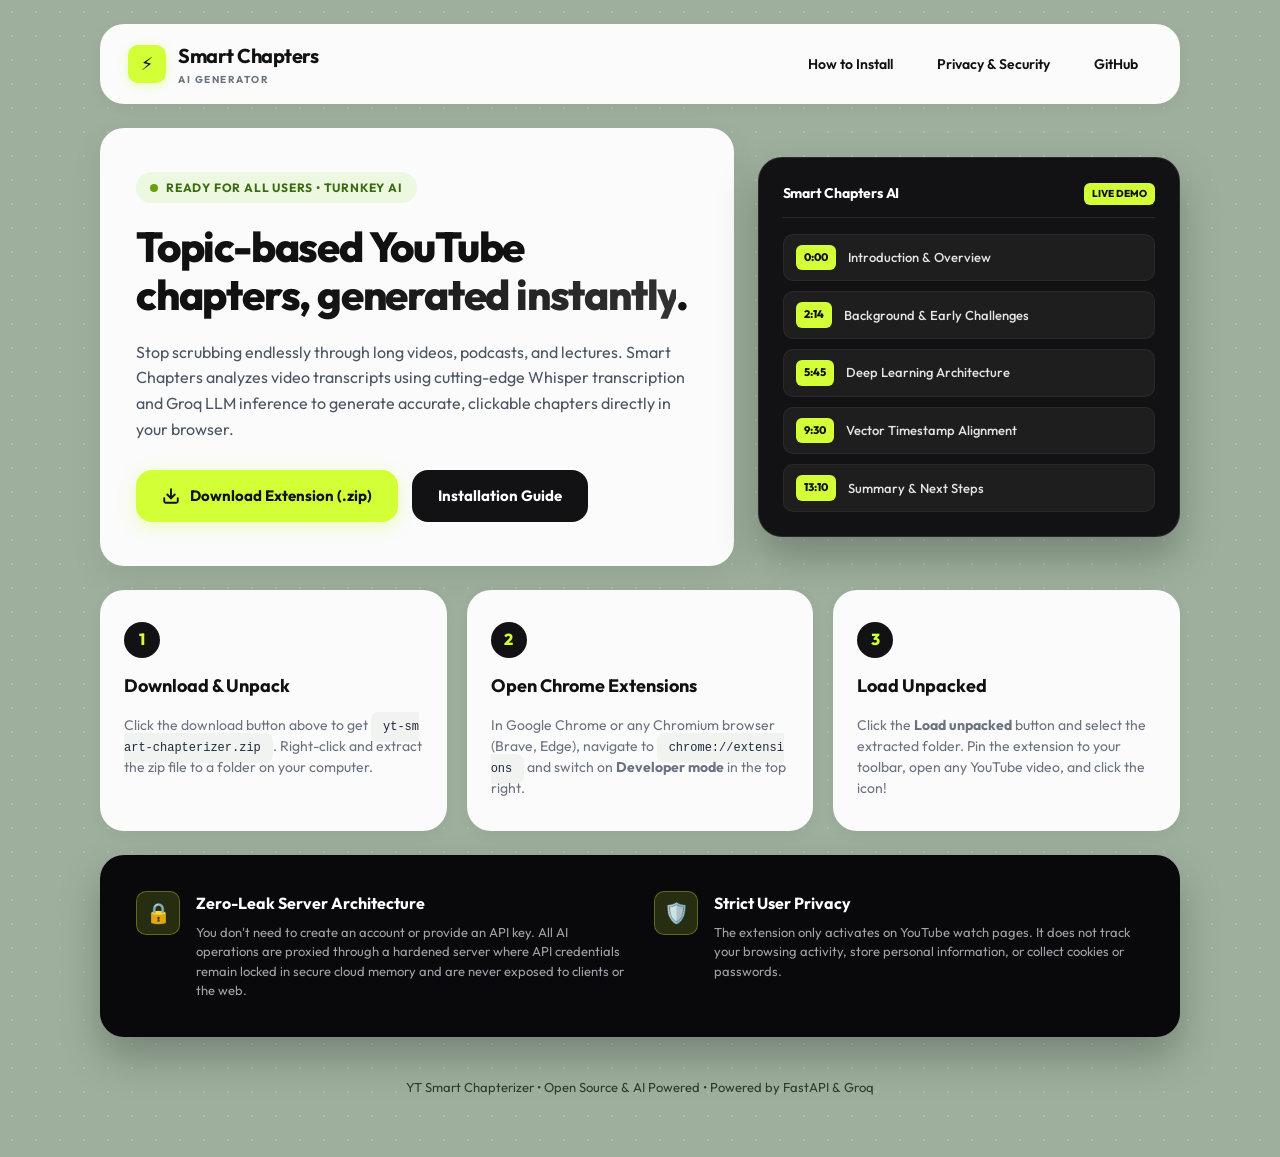
<file: docs/index.html>
<!DOCTYPE html>
<html lang="en">
<head>
  <meta charset="UTF-8" />
  <meta name="viewport" content="width=device-width, initial-scale=1.0" />
  <title>YT Smart Chapterizer — AI Video Timestamps for Everyone</title>
  <meta name="description" content="Instant topic-based YouTube chapters generated by AI. Free, private, and effortless to install." />
  <link rel="preconnect" href="https://fonts.googleapis.com">
  <link rel="preconnect" href="https://fonts.gstatic.com" crossorigin>
  <link href="https://fonts.googleapis.com/css2?family=Outfit:wght@300;400;500;600;700;800&display=swap" rel="stylesheet">
  <link rel="stylesheet" href="style.css" />
</head>
<body>

  <div class="container">
    <!-- Navbar -->
    <header class="navbar">
      <div class="brand">
        <div class="brand-icon">⚡</div>
        <div>
          <div class="brand-title">Smart Chapters</div>
          <div class="brand-subtitle">AI Generator</div>
        </div>
      </div>
      <nav class="nav-links">
        <a href="#install" class="nav-link">How to Install</a>
        <a href="#security" class="nav-link">Privacy & Security</a>
        <a href="https://github.com" class="nav-link" target="_blank" rel="noopener noreferrer">GitHub</a>
      </nav>
    </header>

    <!-- Hero Section -->
    <section class="hero">
      <div class="hero-card">
        <div class="badge">
          <span class="badge-dot"></span>
          Ready for all users • Turnkey AI
        </div>
        <h1 class="hero-title">
          Topic-based YouTube chapters, <span class="hero-highlight">generated instantly</span>.
        </h1>
        <p class="hero-desc">
          Stop scrubbing endlessly through long videos, podcasts, and lectures. Smart Chapters analyzes video transcripts using cutting-edge Whisper transcription and Groq LLM inference to generate accurate, clickable chapters directly in your browser.
        </p>
        <div class="cta-group">
          <a href="yt-smart-chapterizer.zip" class="btn btn-primary" download id="downloadBtn">
            <svg width="18" height="18" viewBox="0 0 24 24" fill="none" stroke="currentColor" stroke-width="2.5" stroke-linecap="round" stroke-linejoin="round">
              <path d="M21 15v4a2 2 0 0 1-2 2H5a2 2 0 0 1-2-2v-4"/>
              <polyline points="7 10 12 15 17 10"/>
              <line x1="12" y1="15" x2="12" y2="3"/>
            </svg>
            Download Extension (.zip)
          </a>
          <a href="#install" class="btn btn-secondary">
            Installation Guide
          </a>
        </div>
      </div>

      <!-- Extension Preview Widget Mockup -->
      <div class="preview-card" aria-label="Extension Preview">
        <div class="preview-header">
          <span class="preview-title">Smart Chapters AI</span>
          <span class="preview-chip">Live Demo</span>
        </div>
        <div class="preview-chapter-list">
          <div class="preview-chapter">
            <span class="preview-time">0:00</span>
            <span class="preview-chapter-text">Introduction & Overview</span>
          </div>
          <div class="preview-chapter">
            <span class="preview-time">2:14</span>
            <span class="preview-chapter-text">Background & Early Challenges</span>
          </div>
          <div class="preview-chapter">
            <span class="preview-time">5:45</span>
            <span class="preview-chapter-text">Deep Learning Architecture</span>
          </div>
          <div class="preview-chapter">
            <span class="preview-time">9:30</span>
            <span class="preview-chapter-text">Vector Timestamp Alignment</span>
          </div>
          <div class="preview-chapter">
            <span class="preview-time">13:10</span>
            <span class="preview-chapter-text">Summary & Next Steps</span>
          </div>
        </div>
      </div>
    </section>

    <!-- Installation Steps -->
    <section id="install" class="steps-grid">
      <div class="step-card">
        <div class="step-number">1</div>
        <h3 class="step-title">Download & Unpack</h3>
        <p class="step-desc">
          Click the download button above to get <span class="step-code">yt-smart-chapterizer.zip</span>. Right-click and extract the zip file to a folder on your computer.
        </p>
      </div>

      <div class="step-card">
        <div class="step-number">2</div>
        <h3 class="step-title">Open Chrome Extensions</h3>
        <p class="step-desc">
          In Google Chrome or any Chromium browser (Brave, Edge), navigate to <span class="step-code">chrome://extensions</span> and switch on <strong>Developer mode</strong> in the top right.
        </p>
      </div>

      <div class="step-card">
        <div class="step-number">3</div>
        <h3 class="step-title">Load Unpacked</h3>
        <p class="step-desc">
          Click the <strong>Load unpacked</strong> button and select the extracted folder. Pin the extension to your toolbar, open any YouTube video, and click the icon!
        </p>
      </div>
    </section>

    <!-- Security & Privacy Card -->
    <section id="security" class="security-card">
      <div class="security-feature">
        <div class="security-icon">🔒</div>
        <div class="security-text">
          <h4>Zero-Leak Server Architecture</h4>
          <p>
            You don't need to create an account or provide an API key. All AI operations are proxied through a hardened server where API credentials remain locked in secure cloud memory and are never exposed to clients or the web.
          </p>
        </div>
      </div>

      <div class="security-feature">
        <div class="security-icon">🛡️</div>
        <div class="security-text">
          <h4>Strict User Privacy</h4>
          <p>
            The extension only activates on YouTube watch pages. It does not track your browsing activity, store personal information, or collect cookies or passwords.
          </p>
        </div>
      </div>
    </section>

    <!-- Footer -->
    <footer class="footer">
      <p>YT Smart Chapterizer • Open Source & AI Powered • Powered by FastAPI & Groq</p>
    </footer>
  </div>

</body>
</html>
</file>
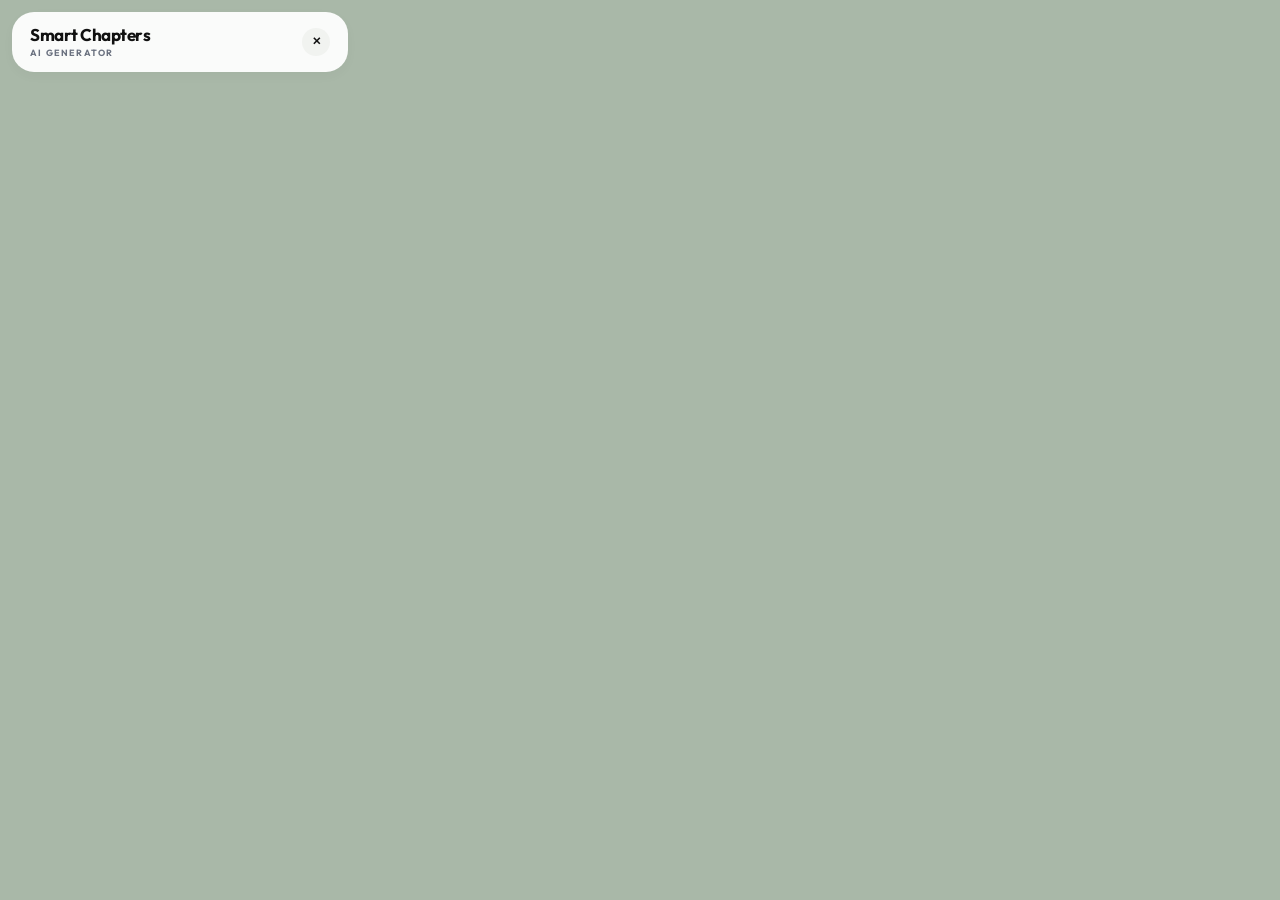
<file: extension/popup.html>
<!DOCTYPE html>
<html>
<head>
  <meta charset="UTF-8" />
  <link rel="preconnect" href="https://fonts.googleapis.com">
  <link rel="preconnect" href="https://fonts.gstatic.com" crossorigin>
  <link href="https://fonts.googleapis.com/css2?family=Outfit:wght@300;400;500;600;700&display=swap" rel="stylesheet">
  <link rel="stylesheet" href="style.css" />
</head>
<body>
  <div class="panel">
    <!-- Header -->
    <div class="header">
      <div class="logo-area">
        <span class="logo-title">Smart Chapters</span>
        <span class="logo-sub">AI Generator</span>
      </div>
      <button id="closeBtn" aria-label="Close">✕</button>
    </div>

    <div class="divider"></div>

    <!-- Loading State Section -->
    <div id="loadingSection" class="ui-section loading-container" style="display: none;">
      <div class="spinner-glow">
        <div class="spinner"></div>
      </div>
      <div class="loading-titles">
        <div class="loading-pulse">Analyzing Video...</div>
        <div id="statusText" class="loading-subtext">Initializing pipeline...</div>
      </div>
    </div>

    <!-- Error State Section -->
    <div id="errorSection" class="ui-section error-container" style="display: none;">
      <div class="error-icon">⚠️</div>
      <div class="error-title">Analysis Failed</div>
      <div id="errorMsg" class="error-msg">Failed to connect to backend server.</div>
      <button id="retryBtn" class="btn primary-btn">Try Again</button>
    </div>

    <!-- Chapters Content List -->
    <div id="chapters" class="chapter-list" style="display: none;"></div>

    <!-- Actions Section -->
    <div id="actionsSection" class="actions-footer" style="display: none;">
      <button id="regenerateBtn" class="btn secondary-btn">
        <svg width="12" height="12" viewBox="0 0 24 24" fill="none" stroke="currentColor" stroke-width="2.5" stroke-linecap="round" stroke-linejoin="round">
          <path d="M21.5 2v6h-6M21.34 15.57a10 10 0 1 1-.57-8.38l5.67-5.67"/>
        </svg>
        Regenerate Chapters
      </button>
    </div>
  </div>

  <script src="popup.js"></script>
</body>
</html>
</file>
<file: docs/style.css>
/* Sage & Lime Neo-Brutalist Theme for Documentation & Download Portal */
@import url('https://fonts.googleapis.com/css2?family=Outfit:wght@300;400;500;600;700;800&display=swap');

:root {
  --sage-bg: #9eb09d;
  --sage-light: #b8c8b7;
  --lime-accent: #d2ff36;
  --lime-hover: #bced1a;
  --card-white: #fafbfa;
  --card-dark: #121214;
  --card-darker: #09090b;
  --text-dark: #111111;
  --text-muted: #6b7280;
  --text-light-muted: #a1a1aa;
  --border-radius-lg: 24px;
  --border-radius-md: 16px;
  --border-radius-sm: 10px;
  --font-stack: 'Outfit', system-ui, -apple-system, sans-serif;
  --shadow-sm: 0 4px 14px rgba(0, 0, 0, 0.05);
  --shadow-md: 0 12px 32px rgba(0, 0, 0, 0.08);
  --shadow-dark: 0 20px 40px rgba(0, 0, 0, 0.25);
}

* {
  box-sizing: border-box;
  margin: 0;
  padding: 0;
}

body {
  background-color: var(--sage-bg);
  background-image: radial-gradient(rgba(255, 255, 255, 0.15) 1px, transparent 1px);
  background-size: 24px 24px;
  font-family: var(--font-stack);
  color: var(--text-dark);
  line-height: 1.6;
  padding: 24px 16px 60px 16px;
  min-height: 100vh;
}

.container {
  max-width: 1080px;
  margin: 0 auto;
  display: flex;
  flex-direction: column;
  gap: 24px;
}

/* Header Navigation Bar */
.navbar {
  background: var(--card-white);
  border-radius: var(--border-radius-lg);
  padding: 16px 28px;
  display: flex;
  justify-content: space-between;
  align-items: center;
  box-shadow: var(--shadow-sm);
}

.brand {
  display: flex;
  align-items: center;
  gap: 12px;
}

.brand-icon {
  width: 38px;
  height: 38px;
  background: var(--lime-accent);
  border-radius: var(--border-radius-sm);
  display: flex;
  align-items: center;
  justify-content: center;
  font-weight: 800;
  font-size: 18px;
  color: var(--card-dark);
  box-shadow: 0 2px 8px rgba(210, 255, 54, 0.4);
}

.brand-title {
  font-size: 20px;
  font-weight: 700;
  letter-spacing: -0.5px;
  color: var(--text-dark);
}

.brand-subtitle {
  font-size: 10px;
  text-transform: uppercase;
  letter-spacing: 1.5px;
  color: var(--text-muted);
  font-weight: 700;
}

.nav-links {
  display: flex;
  gap: 16px;
  align-items: center;
}

.nav-link {
  text-decoration: none;
  font-weight: 600;
  font-size: 14px;
  color: var(--text-dark);
  padding: 8px 14px;
  border-radius: var(--border-radius-sm);
  transition: all 0.2s ease;
}

.nav-link:hover {
  background: #f1f3f0;
}

/* Hero Section */
.hero {
  display: grid;
  grid-template-columns: 1.2fr 0.8fr;
  gap: 24px;
  align-items: center;
}

@media (max-width: 860px) {
  .hero {
    grid-template-columns: 1fr;
  }
}

.hero-card {
  background: var(--card-white);
  border-radius: var(--border-radius-lg);
  padding: 44px 36px;
  box-shadow: var(--shadow-md);
  display: flex;
  flex-direction: column;
  gap: 20px;
}

.badge {
  display: inline-flex;
  align-items: center;
  gap: 8px;
  background: #ecf8e0;
  color: #3b6b11;
  font-size: 12px;
  font-weight: 700;
  padding: 6px 14px;
  border-radius: 20px;
  width: fit-content;
  text-transform: uppercase;
  letter-spacing: 0.8px;
}

.badge-dot {
  width: 8px;
  height: 8px;
  background: #65a30d;
  border-radius: 50%;
  animation: pulse 2s infinite;
}

@keyframes pulse {
  0% { transform: scale(0.95); opacity: 0.8; }
  50% { transform: scale(1.2); opacity: 1; }
  100% { transform: scale(0.95); opacity: 0.8; }
}

.hero-title {
  font-size: 42px;
  font-weight: 800;
  line-height: 1.15;
  letter-spacing: -1.2px;
  color: var(--text-dark);
}

.hero-highlight {
  background: linear-gradient(120deg, #111111 0%, #333333 100%);
  -webkit-background-clip: text;
  -webkit-text-fill-color: transparent;
}

.hero-desc {
  font-size: 16px;
  color: #4b5563;
  line-height: 1.6;
}

.cta-group {
  display: flex;
  gap: 14px;
  flex-wrap: wrap;
  margin-top: 8px;
}

.btn {
  display: inline-flex;
  align-items: center;
  justify-content: center;
  gap: 10px;
  font-family: var(--font-stack);
  font-weight: 700;
  font-size: 15px;
  padding: 14px 26px;
  border-radius: var(--border-radius-md);
  text-decoration: none;
  cursor: pointer;
  transition: all 0.2s cubic-bezier(0.4, 0, 0.2, 1);
  border: none;
}

.btn-primary {
  background: var(--lime-accent);
  color: var(--card-dark);
  box-shadow: 0 4px 16px rgba(210, 255, 54, 0.35);
}

.btn-primary:hover {
  background: var(--lime-hover);
  transform: translateY(-2px);
  box-shadow: 0 8px 24px rgba(210, 255, 54, 0.5);
}

.btn-secondary {
  background: var(--card-dark);
  color: #ffffff;
}

.btn-secondary:hover {
  background: #27272a;
  transform: translateY(-2px);
}

/* Extension Widget Preview */
.preview-card {
  background: var(--card-dark);
  border-radius: var(--border-radius-lg);
  padding: 24px;
  box-shadow: var(--shadow-dark);
  color: #ffffff;
  display: flex;
  flex-direction: column;
  gap: 16px;
  border: 1px solid rgba(255, 255, 255, 0.1);
}

.preview-header {
  display: flex;
  justify-content: space-between;
  align-items: center;
  border-bottom: 1px solid rgba(255, 255, 255, 0.1);
  padding-bottom: 12px;
}

.preview-title {
  font-size: 14px;
  font-weight: 700;
  letter-spacing: -0.2px;
}

.preview-chip {
  background: var(--lime-accent);
  color: var(--card-dark);
  font-size: 10px;
  font-weight: 800;
  padding: 3px 8px;
  border-radius: 6px;
  text-transform: uppercase;
}

.preview-chapter-list {
  display: flex;
  flex-direction: column;
  gap: 10px;
}

.preview-chapter {
  display: flex;
  align-items: center;
  gap: 12px;
  background: rgba(255, 255, 255, 0.05);
  padding: 10px 12px;
  border-radius: var(--border-radius-sm);
  border: 1px solid rgba(255, 255, 255, 0.05);
  transition: all 0.2s ease;
  cursor: pointer;
}

.preview-chapter:hover {
  background: rgba(255, 255, 255, 0.1);
  border-color: rgba(210, 255, 54, 0.4);
  transform: translateX(4px);
}

.preview-time {
  background: var(--lime-accent);
  color: var(--card-dark);
  font-size: 11px;
  font-weight: 800;
  padding: 4px 8px;
  border-radius: 6px;
}

.preview-chapter-text {
  font-size: 13px;
  font-weight: 500;
  color: #e4e4e7;
}

/* Steps Section */
.steps-grid {
  display: grid;
  grid-template-columns: repeat(3, 1fr);
  gap: 20px;
}

@media (max-width: 768px) {
  .steps-grid {
    grid-template-columns: 1fr;
  }
}

.step-card {
  background: var(--card-white);
  border-radius: var(--border-radius-lg);
  padding: 32px 24px;
  box-shadow: var(--shadow-sm);
  display: flex;
  flex-direction: column;
  gap: 14px;
  position: relative;
  overflow: hidden;
}

.step-number {
  width: 36px;
  height: 36px;
  background: var(--card-dark);
  color: var(--lime-accent);
  border-radius: 50%;
  display: flex;
  align-items: center;
  justify-content: center;
  font-weight: 800;
  font-size: 16px;
}

.step-title {
  font-size: 18px;
  font-weight: 700;
  color: var(--text-dark);
}

.step-desc {
  font-size: 14px;
  color: var(--text-muted);
  line-height: 1.5;
}

.step-code {
  background: #f1f3f0;
  padding: 8px 12px;
  border-radius: 8px;
  font-family: monospace;
  font-size: 12px;
  color: #1e293b;
  word-break: break-all;
}

/* Security & Privacy Banner */
.security-card {
  background: var(--card-darker);
  border-radius: var(--border-radius-lg);
  padding: 36px;
  color: #ffffff;
  display: grid;
  grid-template-columns: 1fr 1fr;
  gap: 28px;
  box-shadow: var(--shadow-dark);
}

@media (max-width: 768px) {
  .security-card {
    grid-template-columns: 1fr;
  }
}

.security-feature {
  display: flex;
  gap: 16px;
}

.security-icon {
  width: 44px;
  height: 44px;
  background: rgba(210, 255, 54, 0.15);
  border: 1px solid rgba(210, 255, 54, 0.3);
  color: var(--lime-accent);
  border-radius: var(--border-radius-sm);
  display: flex;
  align-items: center;
  justify-content: center;
  font-size: 20px;
  flex-shrink: 0;
}

.security-text h4 {
  font-size: 16px;
  font-weight: 700;
  margin-bottom: 6px;
}

.security-text p {
  font-size: 13px;
  color: var(--text-light-muted);
  line-height: 1.5;
}

/* Footer */
.footer {
  text-align: center;
  font-size: 13px;
  color: #2b3a2a;
  padding-top: 16px;
}

.footer a {
  color: #111111;
  font-weight: 700;
  text-decoration: none;
}
</file>
<file: extension/style.css>
/* Sage & Lime Neo-Brutalist Theme */
@import url('https://fonts.googleapis.com/css2?family=Outfit:wght@300;400;500;600;700&display=swap');

:root {
  --sage-bg: #a9b8a8;
  --lime-accent: #d2ff36;
  --card-white: #fafbfa;
  --text-dark: #111111;
  --card-dark: #121214;
  --text-muted: #6b7280;
  --border-radius-lg: 22px;
  --border-radius-md: 18px;
  --border-radius-sm: 10px;
  --font-stack: 'Outfit', system-ui, -apple-system, sans-serif;
}

* {
  box-sizing: border-box;
  margin: 0;
  padding: 0;
}

body {
  background: var(--sage-bg);
  font-family: var(--font-stack);
  color: var(--text-dark);
  width: 360px;
  padding: 12px;
  overflow: hidden;
}

.panel {
  display: flex;
  flex-direction: column;
  gap: 10px;
}

/* Header Widget Card */
.header {
  background: var(--card-white);
  border-radius: var(--border-radius-lg);
  padding: 14px 18px;
  display: flex;
  justify-content: space-between;
  align-items: center;
  box-shadow: 0 4px 12px rgba(0, 0, 0, 0.03);
}

.logo-area {
  display: flex;
  flex-direction: column;
}

.logo-title {
  font-size: 17px;
  font-weight: 700;
  color: var(--text-dark);
  letter-spacing: -0.5px;
  line-height: 1.1;
}

.logo-sub {
  font-size: 9px;
  font-weight: 700;
  color: var(--text-muted);
  text-transform: uppercase;
  letter-spacing: 1.2px;
  margin-top: 2px;
}

#closeBtn {
  background: #f1f3f0;
  border: none;
  color: var(--text-dark);
  font-size: 11px;
  font-weight: bold;
  width: 28px;
  height: 28px;
  border-radius: 50%;
  display: flex;
  align-items: center;
  justify-content: center;
  cursor: pointer;
  transition: all 0.2s cubic-bezier(0.4, 0, 0.2, 1);
}

#closeBtn:hover {
  background: #e2e6e1;
  transform: scale(1.05);
}

.divider {
  display: none; /* No divider lines needed in card-widget layout */
}

/* Loading Widget (Dark Black Card, like bottom-middle widget) */
.loading-container {
  background: var(--card-dark);
  border-radius: var(--border-radius-lg);
  padding: 36px 20px;
  display: flex;
  flex-direction: column;
  align-items: center;
  justify-content: center;
  min-height: 240px;
  box-shadow: 0 8px 24px rgba(0, 0, 0, 0.12);
  animation: fadeIn 0.3s ease-out;
}

.spinner-glow {
  position: relative;
  width: 58px;
  height: 58px;
  margin-bottom: 20px;
}

.spinner {
  width: 100%;
  height: 100%;
  border-radius: 50%;
  background: conic-gradient(from 0deg, transparent 35%, var(--lime-accent) 100%);
  animation: spin 0.8s infinite linear;
  mask: radial-gradient(circle, transparent 58%, black 60%);
  -webkit-mask: radial-gradient(circle, transparent 58%, black 60%);
}

.loading-pulse {
  font-size: 18px;
  font-weight: 700;
  color: #ffffff;
  letter-spacing: -0.3px;
  margin-bottom: 6px;
  animation: pulseText 1.5s infinite ease-in-out;
}

.loading-subtext {
  font-size: 13px;
  color: #a1a1aa;
  text-align: center;
  line-height: 1.4;
  max-width: 240px;
  height: 38px;
}

/* Error Widget (White Card) */
.error-container {
  background: var(--card-white);
  border-radius: var(--border-radius-lg);
  padding: 24px;
  text-align: center;
  box-shadow: 0 4px 16px rgba(0, 0, 0, 0.04);
  min-height: 240px;
  display: flex;
  flex-direction: column;
  align-items: center;
  justify-content: center;
  animation: fadeIn 0.3s ease-out;
}

.error-icon {
  font-size: 36px;
  margin-bottom: 10px;
}

.error-title {
  font-size: 17px;
  font-weight: 700;
  color: #ef4444;
  margin-bottom: 6px;
}

.error-msg {
  font-size: 13px;
  color: #4b5563;
  margin-bottom: 18px;
  line-height: 1.4;
}

/* Buttons */
.btn {
  font-family: var(--font-stack);
  font-size: 13px;
  font-weight: 700;
  border: none;
  border-radius: 24px;
  padding: 10px 22px;
  cursor: pointer;
  transition: all 0.2s ease;
  display: inline-flex;
  align-items: center;
  justify-content: center;
  gap: 8px;
}

.primary-btn {
  background: var(--card-dark);
  color: #ffffff;
}

.primary-btn:hover {
  background: #27272a;
  transform: translateY(-1.5px);
  box-shadow: 0 4px 12px rgba(0,0,0,0.1);
}

.secondary-btn {
  background: var(--card-white);
  color: var(--text-dark);
  width: 100%;
  padding: 12px;
  font-size: 14px;
  border-radius: var(--border-radius-md);
  box-shadow: 0 4px 12px rgba(0, 0, 0, 0.03);
}

.secondary-btn:hover {
  background: var(--lime-accent);
  transform: translateY(-1px);
  box-shadow: 0 6px 16px rgba(0, 0, 0, 0.06);
}

.secondary-btn svg {
  stroke: var(--text-dark);
  transition: transform 0.3s ease;
}

.secondary-btn:hover svg {
  transform: rotate(-180deg);
}

/* Chapters Container & List */
.chapter-list {
  max-height: 390px;
  overflow-y: auto;
  display: flex;
  flex-direction: column;
  gap: 10px;
  padding-right: 2px;
  animation: fadeIn 0.4s ease-out;
}

.chapter-list::-webkit-scrollbar {
  width: 4px;
}

.chapter-list::-webkit-scrollbar-track {
  background: transparent;
}

.chapter-list::-webkit-scrollbar-thumb {
  background: rgba(0, 0, 0, 0.1);
  border-radius: 10px;
}

.chapter-list::-webkit-scrollbar-thumb:hover {
  background: rgba(0, 0, 0, 0.2);
}

/* Chapter Card Widgets (White Rounded Cards) */
.chapter {
  display: flex;
  gap: 12px;
  padding: 10px;
  background: var(--card-white);
  border-radius: var(--border-radius-md);
  cursor: pointer;
  transition: all 0.25s cubic-bezier(0.4, 0, 0.2, 1);
  box-shadow: 0 4px 12px rgba(0, 0, 0, 0.02);
}

/* Hover morphs card into Lime Yellow Accent */
.chapter:hover {
  background: var(--lime-accent);
  transform: scale(1.02) translateY(-1px);
  box-shadow: 0 6px 16px rgba(0, 0, 0, 0.06);
}

.chapter:active {
  transform: scale(0.99);
}

.thumb {
  width: 78px;
  height: 46px;
  background: #000;
  border-radius: var(--border-radius-sm);
  position: relative;
  overflow: hidden;
  flex-shrink: 0;
  box-shadow: 0 2px 6px rgba(0, 0, 0, 0.08);
}

.thumb img {
  width: 100%;
  height: 100%;
  object-fit: cover;
}

.time {
  position: absolute;
  bottom: 2px;
  right: 2px;
  background: var(--card-dark);
  color: var(--lime-accent);
  font-size: 10px;
  padding: 1px 5px;
  border-radius: 6px;
  font-weight: 700;
  border: 1px solid rgba(210, 255, 54, 0.15);
}

.meta {
  display: flex;
  flex-direction: column;
  justify-content: center;
  flex-grow: 1;
  overflow: hidden;
}

.title {
  font-size: 13px;
  font-weight: 600;
  line-height: 1.35;
  color: var(--text-dark);
  display: -webkit-box;
  -webkit-line-clamp: 2;
  -webkit-box-orient: vertical;
  overflow: hidden;
  letter-spacing: -0.1px;
}

/* Footer Section */
.actions-footer {
  margin-top: 4px;
  animation: fadeIn 0.3s ease-out;
}

/* Keyframe Animations */
@keyframes spin {
  100% { transform: rotate(360deg); }
}

@keyframes pulseText {
  0%, 100% { opacity: 0.8; }
  50% { opacity: 1; }
}

@keyframes fadeIn {
  from { opacity: 0; transform: translateY(6px); }
  to { opacity: 1; transform: translateY(0); }
}
</file>
